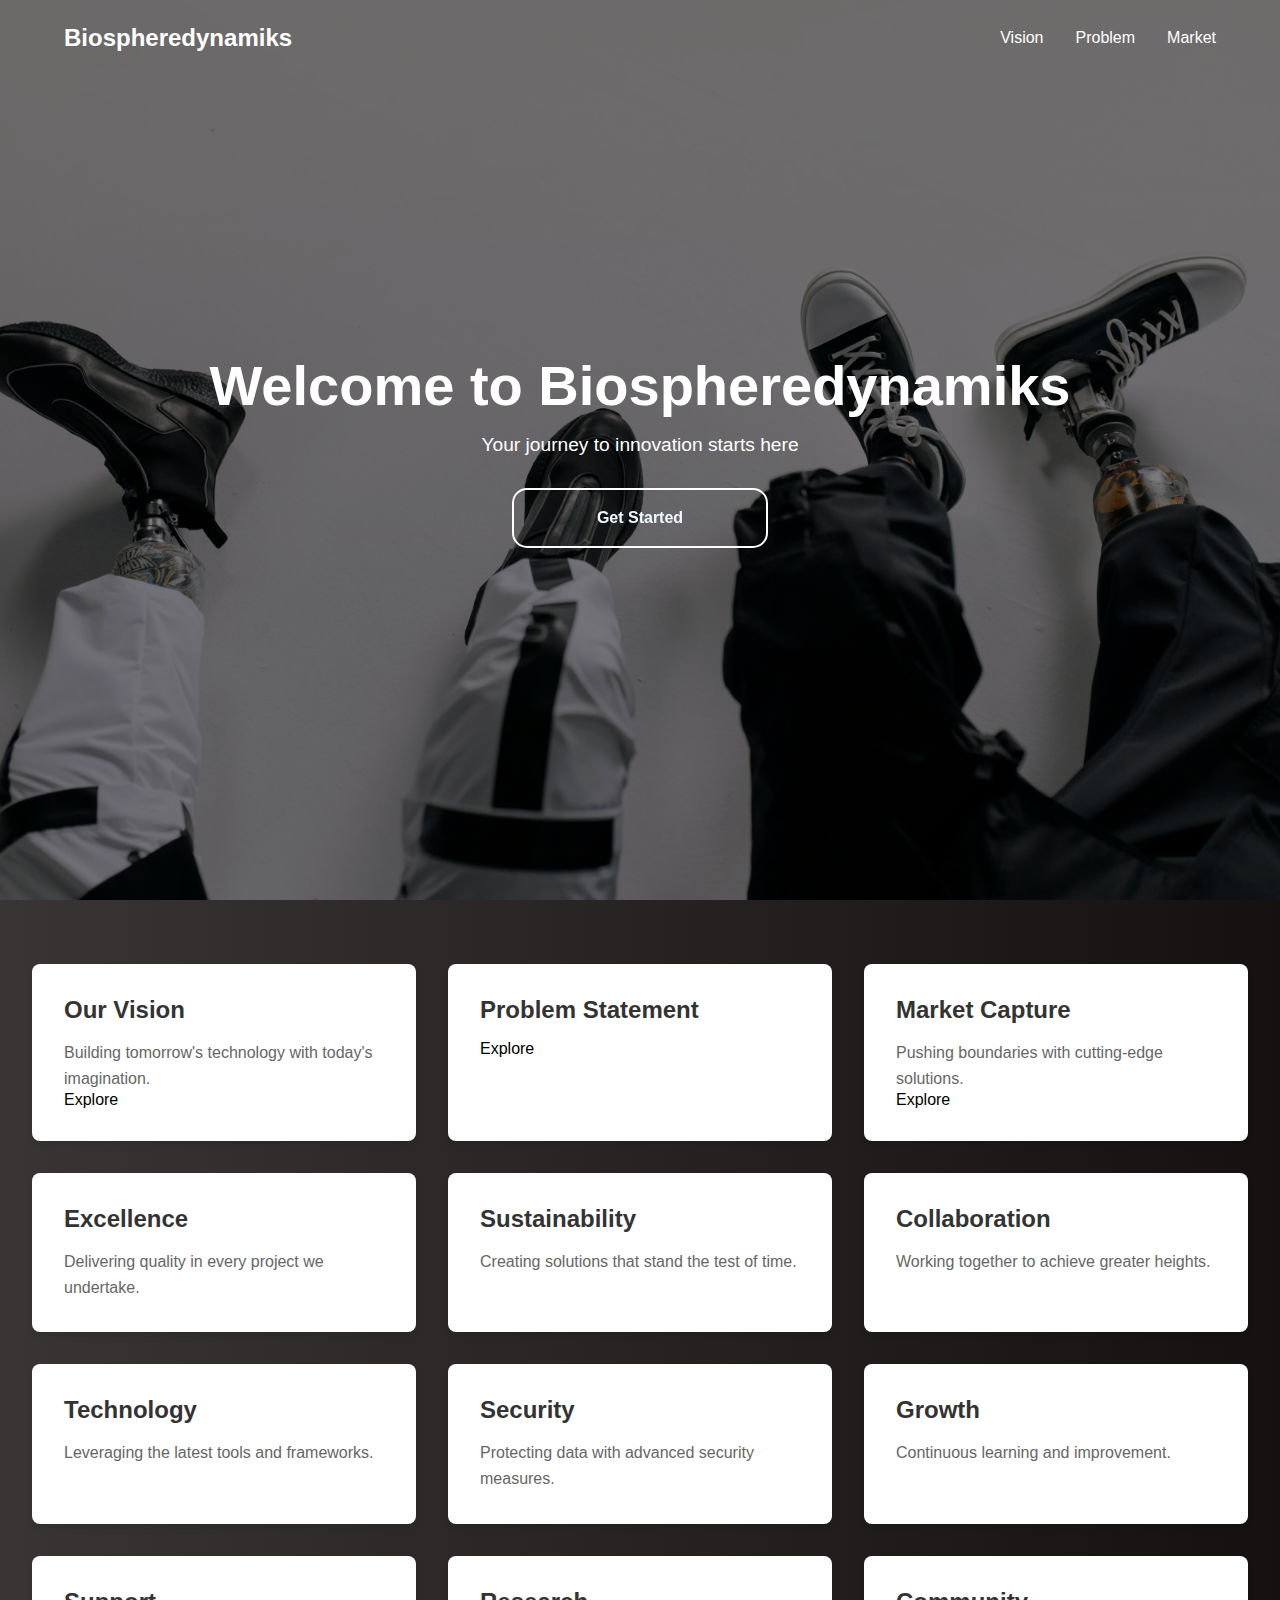
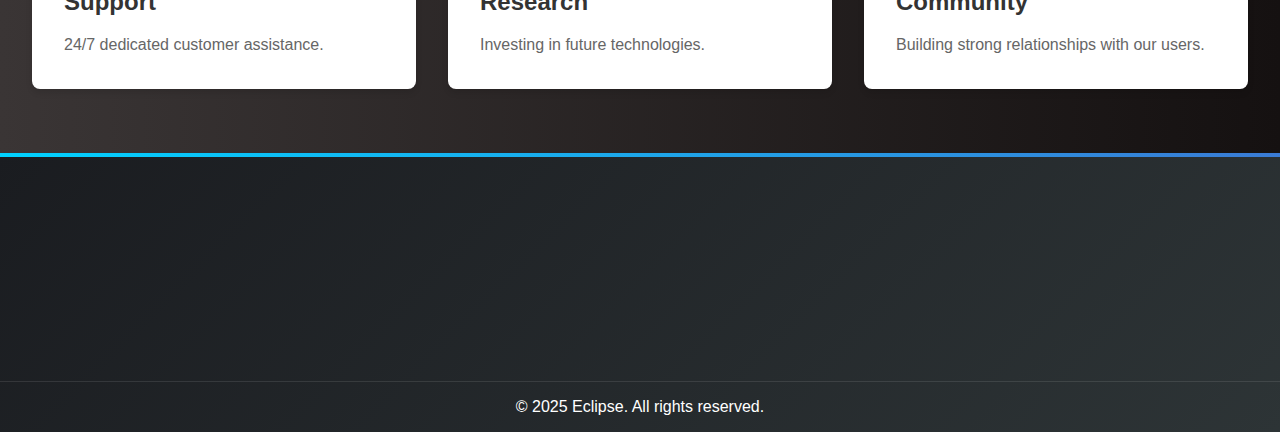
<file: index.html>
<!DOCTYPE html>
<html lang="en">
<head>
    <meta charset="UTF-8">
    <meta name="viewport" content="width=device-width, initial-scale=1.0">
    <meta name="description" content="Eclipse - Innovation starts here">
    <link rel="stylesheet" href="style.css">
    <title>Biospheredynamiks</title>
</head>
<body>
    <nav class="navbar slide-in-top">
        <div class="logo">Biospheredynamiks</div>
        <ul class="nav-links">
            <li><a href="Vision/vision.html">Vision</a></li>
            <li><a href="Problem/problem.html">Problem</a></li>
            <li><a href="Market/market.html">Market</a></li>
        </ul>
    </nav>

    <section class="hero">
        <div class="hero-content">
            <h1 class="fade-in-left">Welcome to Biospheredynamiks</h1>
            <p class="fade-in-left">Your journey to innovation starts here</p>
            <button class="button-28 bounce-in" style="width:20vw;"><a href="#info" style="text-decoration: none; color: aliceblue;">Get Started</a></button>
        </div>
    </section>

    <section class="info-section" id="info">
        <div class="info-card slide-in-left">
            <h2>Our Vision</h2>
            <p>Building tomorrow's technology with today's imagination.</p>
            <a style="text-decoration: none; color:black;" href="Vision/vision.html">Explore</a>
        </div>
        <div class="info-card slide-in-right">
            <h2>Problem Statement</h2>
            <p></p>
            <a style="text-decoration: none; color:black;" href="Problem/problem.html">Explore</a>
        </div>
        
        <div class="info-card slide-in-left">
            <h2>Market Capture</h2>
            <p>Pushing boundaries with cutting-edge solutions.</p>
            <a style="text-decoration: none; color:black;" href="market/market.html">Explore</a>
        </div>
        
        <div class="info-card slide-in-right">
            <h2>Excellence</h2>
            <p>Delivering quality in every project we undertake.</p>
        </div>
        
        <div class="info-card slide-in-left">
            <h2>Sustainability</h2>
            <p>Creating solutions that stand the test of time.</p>
        </div>
        
        <div class="info-card slide-in-right">
            <h2>Collaboration</h2>
            <p>Working together to achieve greater heights.</p>
        </div>
        
        <div class="info-card slide-in-left">
            <h2>Technology</h2>
            <p>Leveraging the latest tools and frameworks.</p>
        </div>
        
        <div class="info-card slide-in-right">
            <h2>Security</h2>
            <p>Protecting data with advanced security measures.</p>
        </div>
        
        <div class="info-card slide-in-left">
            <h2>Growth</h2>
            <p>Continuous learning and improvement.</p>
        </div>
        
        <div class="info-card slide-in-right">
            <h2>Support</h2>
            <p>24/7 dedicated customer assistance.</p>
        </div>
        
        <div class="info-card slide-in-left">
            <h2>Research</h2>
            <p>Investing in future technologies.</p>
        </div>
        
        <div class="info-card slide-in-right">
            <h2>Community</h2>
            <p>Building strong relationships with our users.</p>
        </div>
    </section>

    <footer class="footer">
        <div class="footer-content">
            <div class="footer-section fade-in-bottom">
                <h3>Eclipse</h3>
                <p>Innovation starts here</p>
                <div class="social-links">
                    <a href="#" class="social-icon">LinkedIn</a>
                    <a href="#" class="social-icon">Twitter</a>
                    <a href="#" class="social-icon">GitHub</a>
                </div>
            </div>
            
            <div class="footer-section fade-in-bottom">
                <h4>Quick Links</h4>
                <ul>
                    <li><a href="#home">Home</a></li>
                    <li><a href="#about">About</a></li>
                    <li><a href="#contact">Contact</a></li>
                </ul>
            </div>
            
            <div class="footer-section fade-in-bottom">
                <h4>Contact Us</h4>
                <p>Email: info@eclipse.com</p>
                <p>Phone: (555) 123-4567</p>
            </div>
        </div>
        <div class="footer-bottom">
            <p>&copy; 2025 Eclipse. All rights reserved.</p>
        </div>
    </footer>

    <script src="script.js"></script>
</body>
</html>
</file>
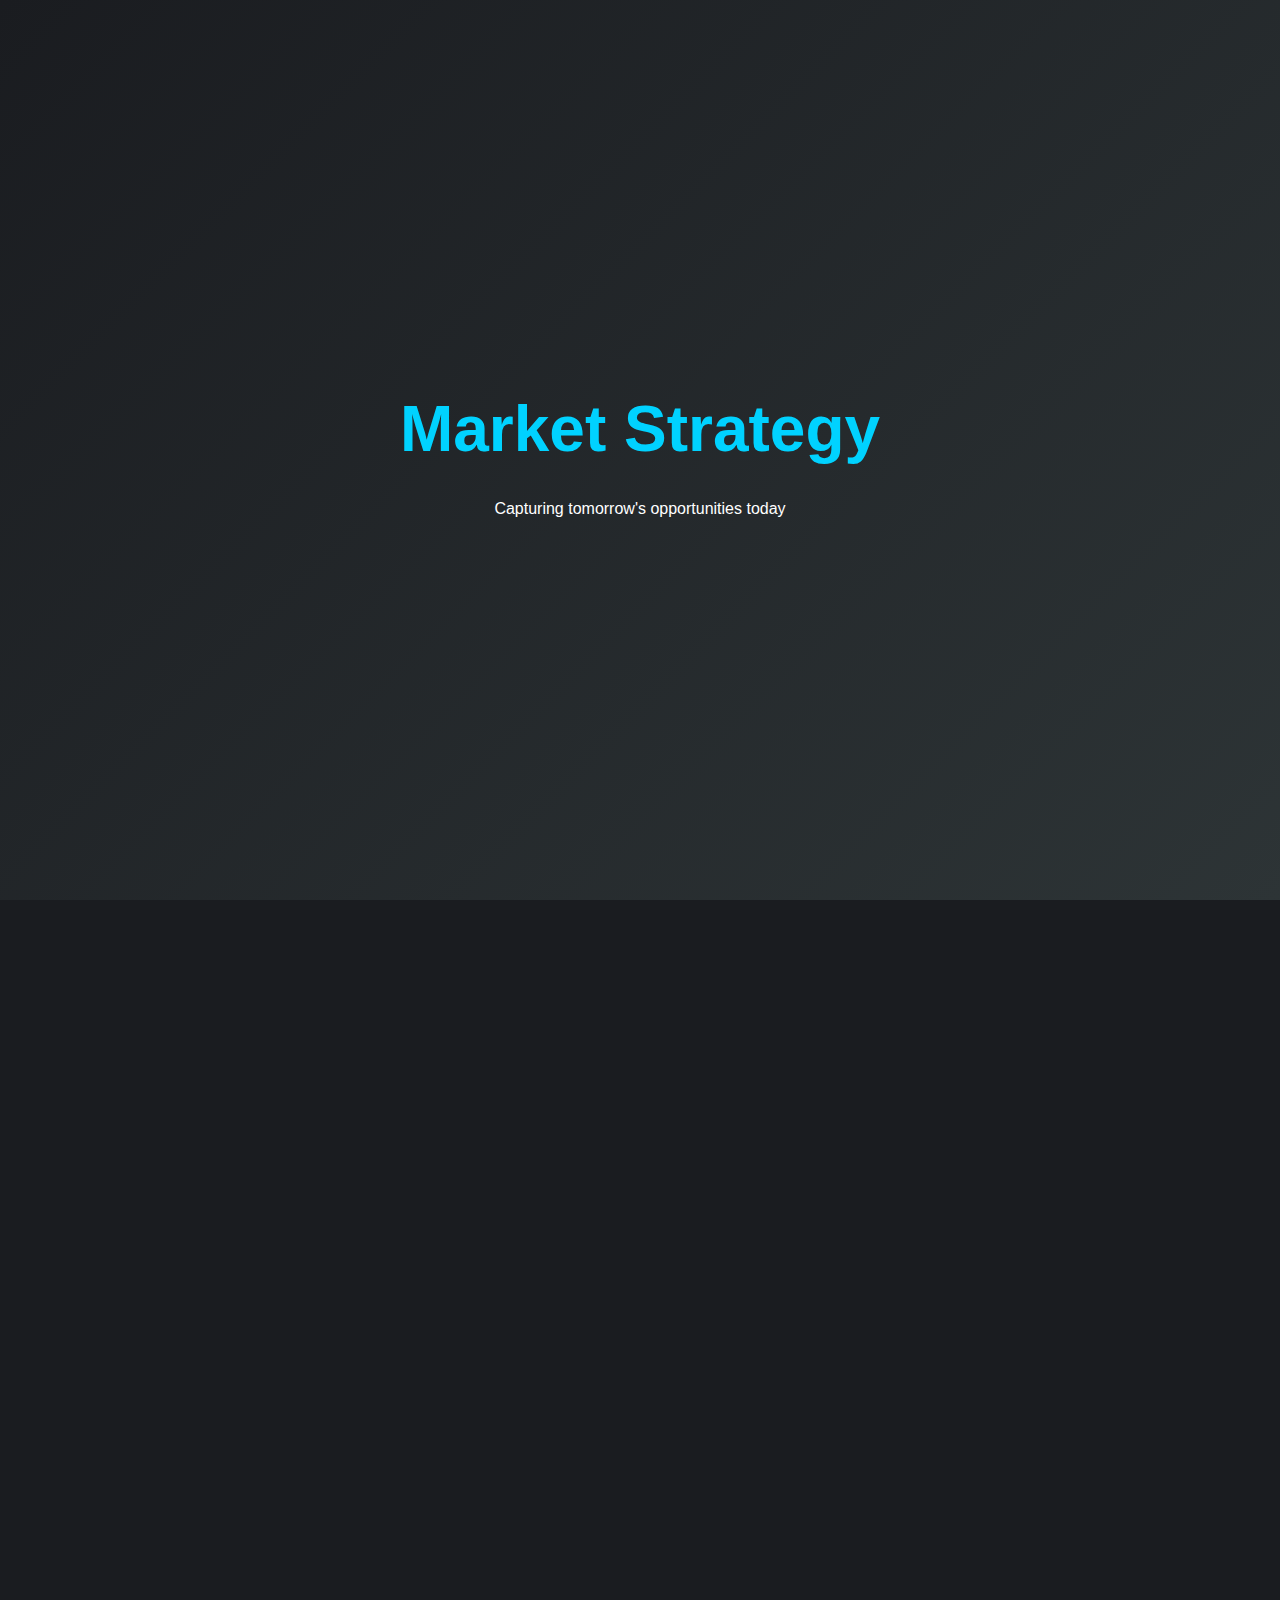
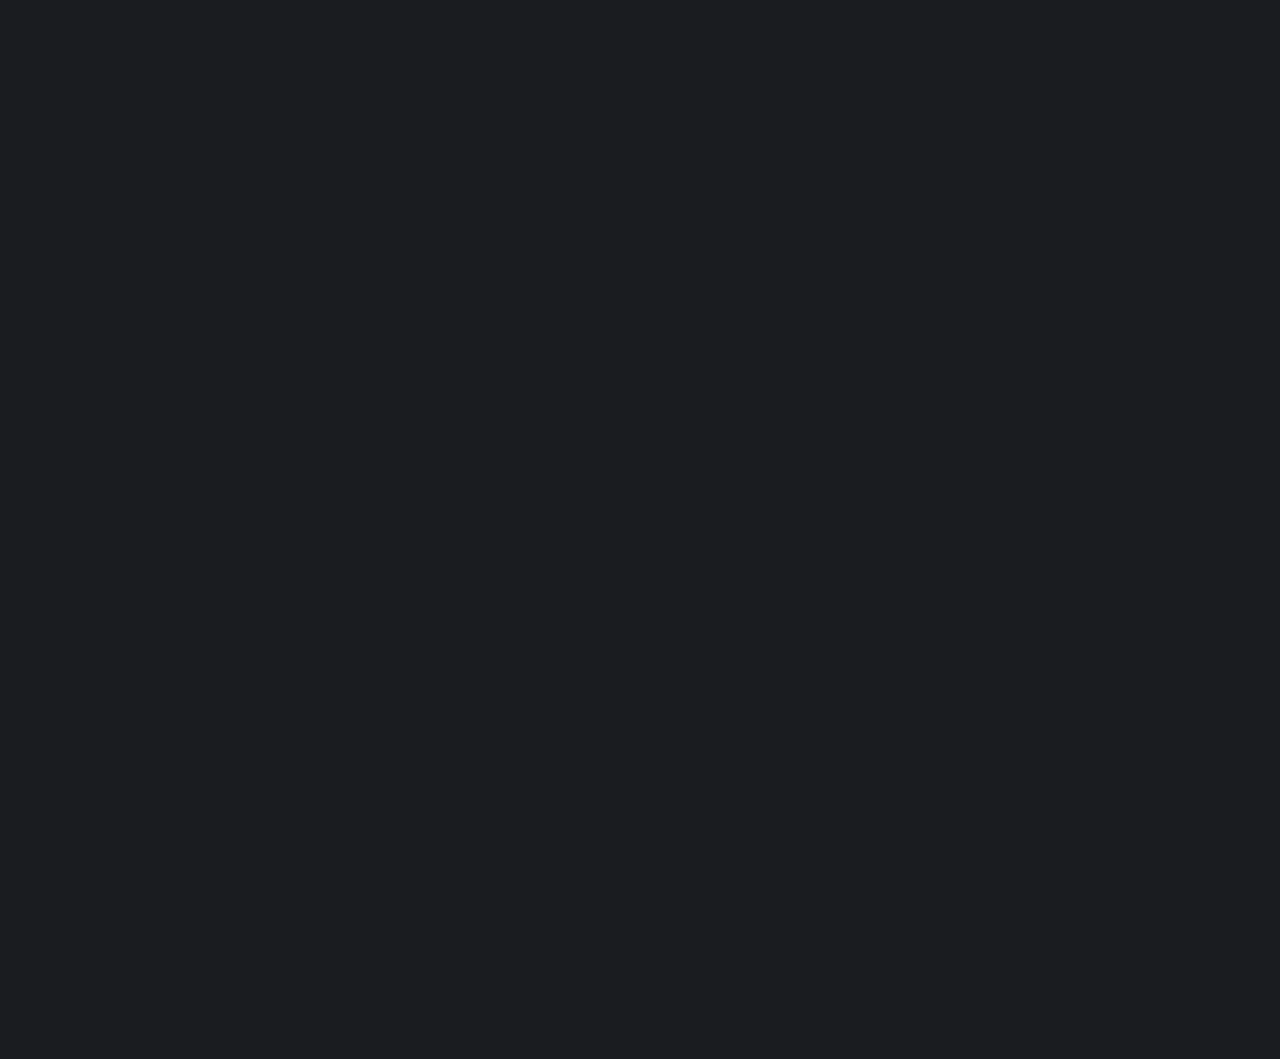
<file: market/market.html>
<!DOCTYPE html>
<html lang="en">
<head>
    <meta charset="UTF-8">
    <meta name="viewport" content="width=device-width, initial-scale=1.0">
    <meta name="description" content="Eclipse - Market Capture Strategies">
    <link rel="stylesheet" href="marketStyle.css">
    <title>Biospheredynamiks- Market Strategy</title>
</head>
<body>
    <!-- <nav class="navbar slide-in-top">
        <div class="logo"><a href="../index.html">Eclipse</a></div>
        <ul class="nav-links">
            <li><a href="../index.html">Home</a></li>
            <li><a href="../Vision/vision.html">Vision</a></li>
            <li><a href="../Problem/problem.html">Problem</a></li>
            <li><a href="#contact">Contact</a></li>
        </ul>
    </nav> -->

    <section class="hero">
        <div class="hero-content">
            <h1 class="pulse">Market Strategy</h1>
            <p class="fade-in">Capturing tomorrow's opportunities today</p>
        </div>
    </section>

    <section class="market-content">
        <div class="content-container primary-market fade-in">
            <h2 class="section-title">Primary Market <span class="subtitle">Immediate Focus</span></h2>
            
            <div class="market-segment">
                <h3>Healthcare Sector</h3>
                <div class="segment-grid">
                    <div class="segment-card">
                        <h4>Hospitals and Clinics</h4>
                        <ul>
                            <li>Advanced health monitoring solutions for in-patient care</li>
                            <li>Critical care units and rehabilitation centers</li>
                            <li>Post-surgery recovery support</li>
                            <li>Chronic disease monitoring</li>
                        </ul>
                    </div>
                    
                    <div class="segment-card">
                        <h4>Individual Patients</h4>
                        <ul>
                            <li>Chronic condition management</li>
                            <li>Rehabilitation support</li>
                            <li>Exoskeletal support for recovery</li>
                        </ul>
                    </div>
                    
                    <div class="segment-card">
                        <h4>Health-Conscious Individuals</h4>
                        <ul>
                            <li>Preventive health monitoring</li>
                            <li>Fitness and activity tracking</li>
                            <li>Personalized wellness guidance</li>
                        </ul>
                    </div>
                </div>
            </div>
        </div>

        <div class="content-container secondary-market slide-in-left">
            <h2 class="section-title">Secondary Market <span class="subtitle">Medium-Term Focus</span></h2>
            <div class="segment-grid">
                <div class="segment-card">
                    <h4>Insurance Companies</h4>
                    <ul>
                        <li>Health insurance integration</li>
                        <li>Real-time health data tracking</li>
                        <li>Risk assessment optimization</li>
                    </ul>
                </div>
                
                <div class="segment-card">
                    <h4>Telemedicine Providers</h4>
                    <ul>
                        <li>IoT device integration</li>
                        <li>Real-time health metrics</li>
                        <li>Remote consultation enhancement</li>
                    </ul>
                </div>
                
                <div class="segment-card">
                    <h4>Corporate Wellness</h4>
                    <ul>
                        <li>Employee wellness initiatives</li>
                        <li>Workplace injury prevention</li>
                        <li>Ergonomic solutions</li>
                    </ul>
                </div>
            </div>
        </div>

        <div class="content-container emerging-market slide-in-right">
            <h2 class="section-title">Emerging Market <span class="subtitle">Long-Term Focus</span></h2>
            <div class="segment-grid">
                <div class="segment-card">
                    <h4>Space Exploration</h4>
                    <ul>
                        <li>NASA and ESA partnerships</li>
                        <li>Long-duration mission support</li>
                        <li>Space-adapted wearables</li>
                    </ul>
                </div>
                
                <div class="segment-card">
                    <h4>Global Healthcare</h4>
                    <ul>
                        <li>NGO partnerships</li>
                        <li>Affordable healthcare solutions</li>
                        <li>Emergency care support</li>
                    </ul>
                </div>
                
                <div class="segment-card">
                    <h4>Aging Population Support</h4>
                    <ul>
                        <li>Independent living solutions</li>
                        <li>Mobility assistance</li>
                        <li>Chronic condition monitoring</li>
                    </ul>
                </div>
            </div>
        </div>
    <script src="marketJs.js"></script>
</body>
</html>
</file>
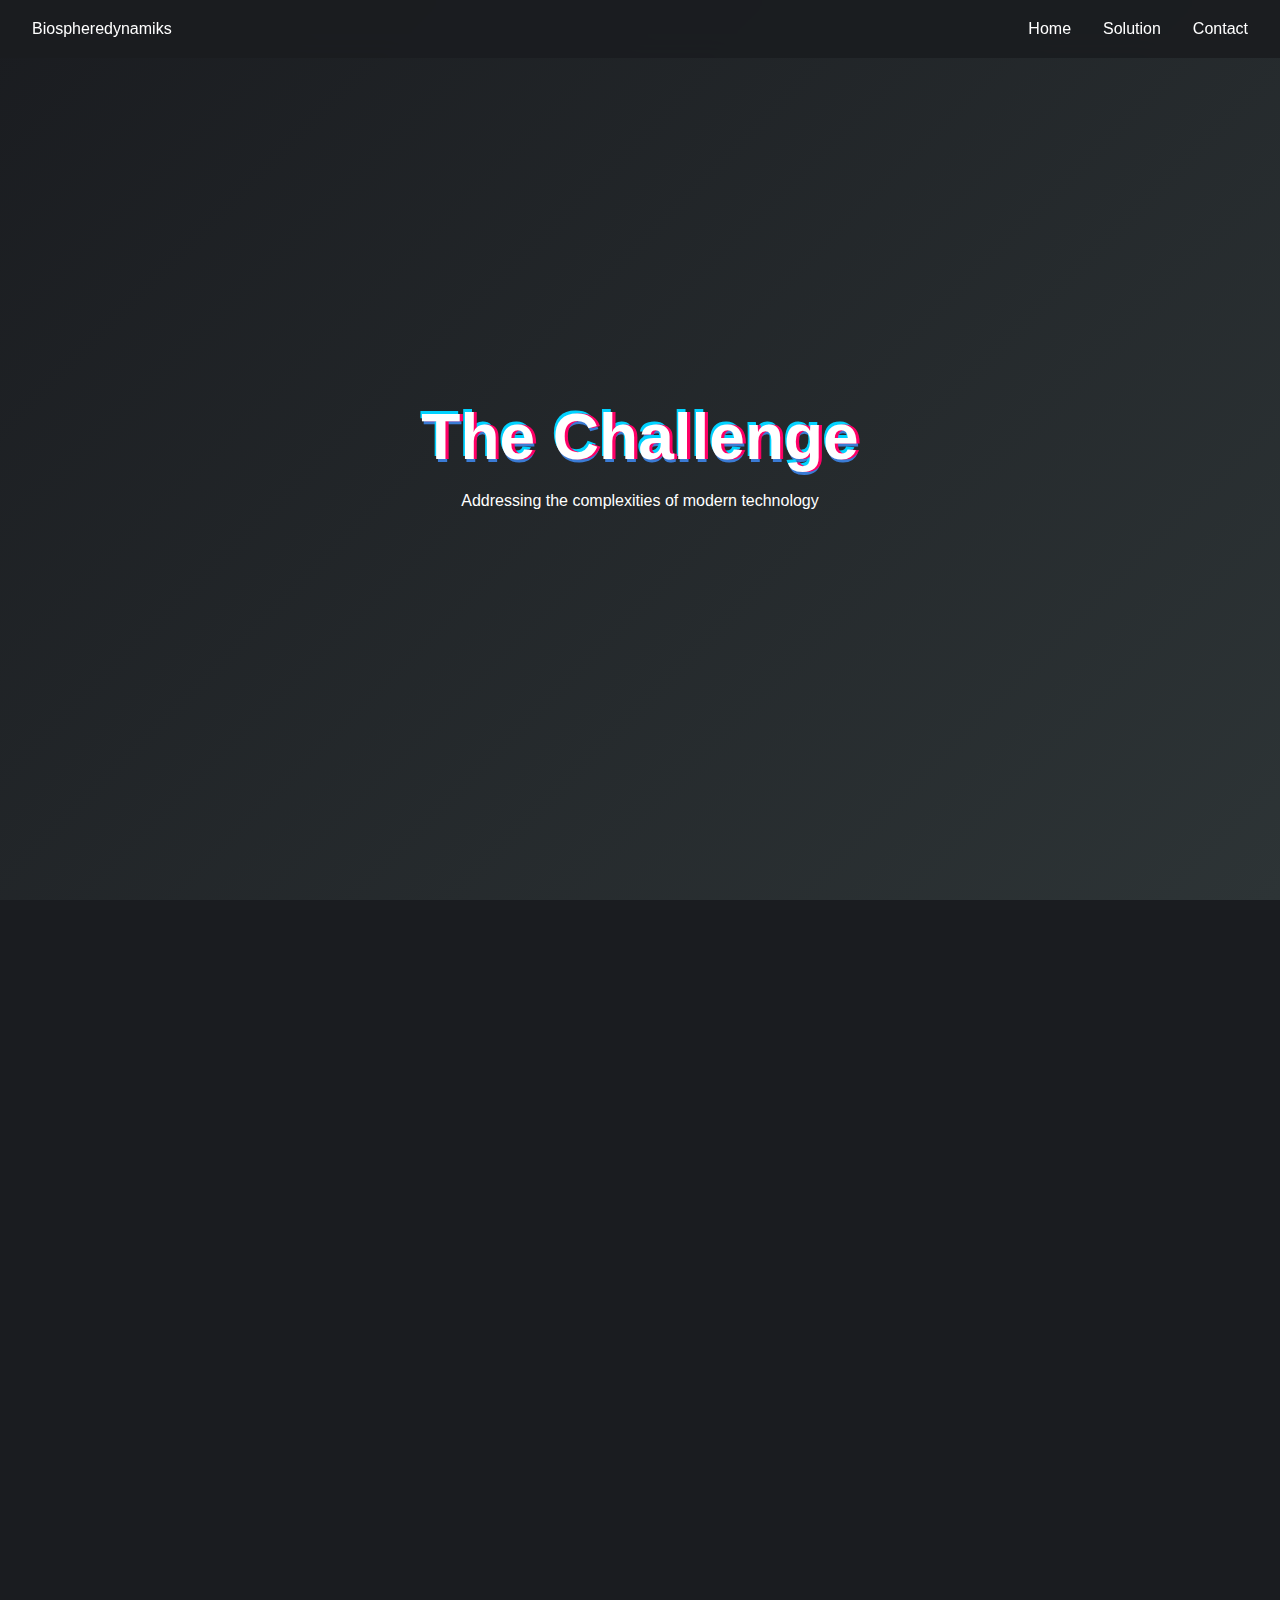
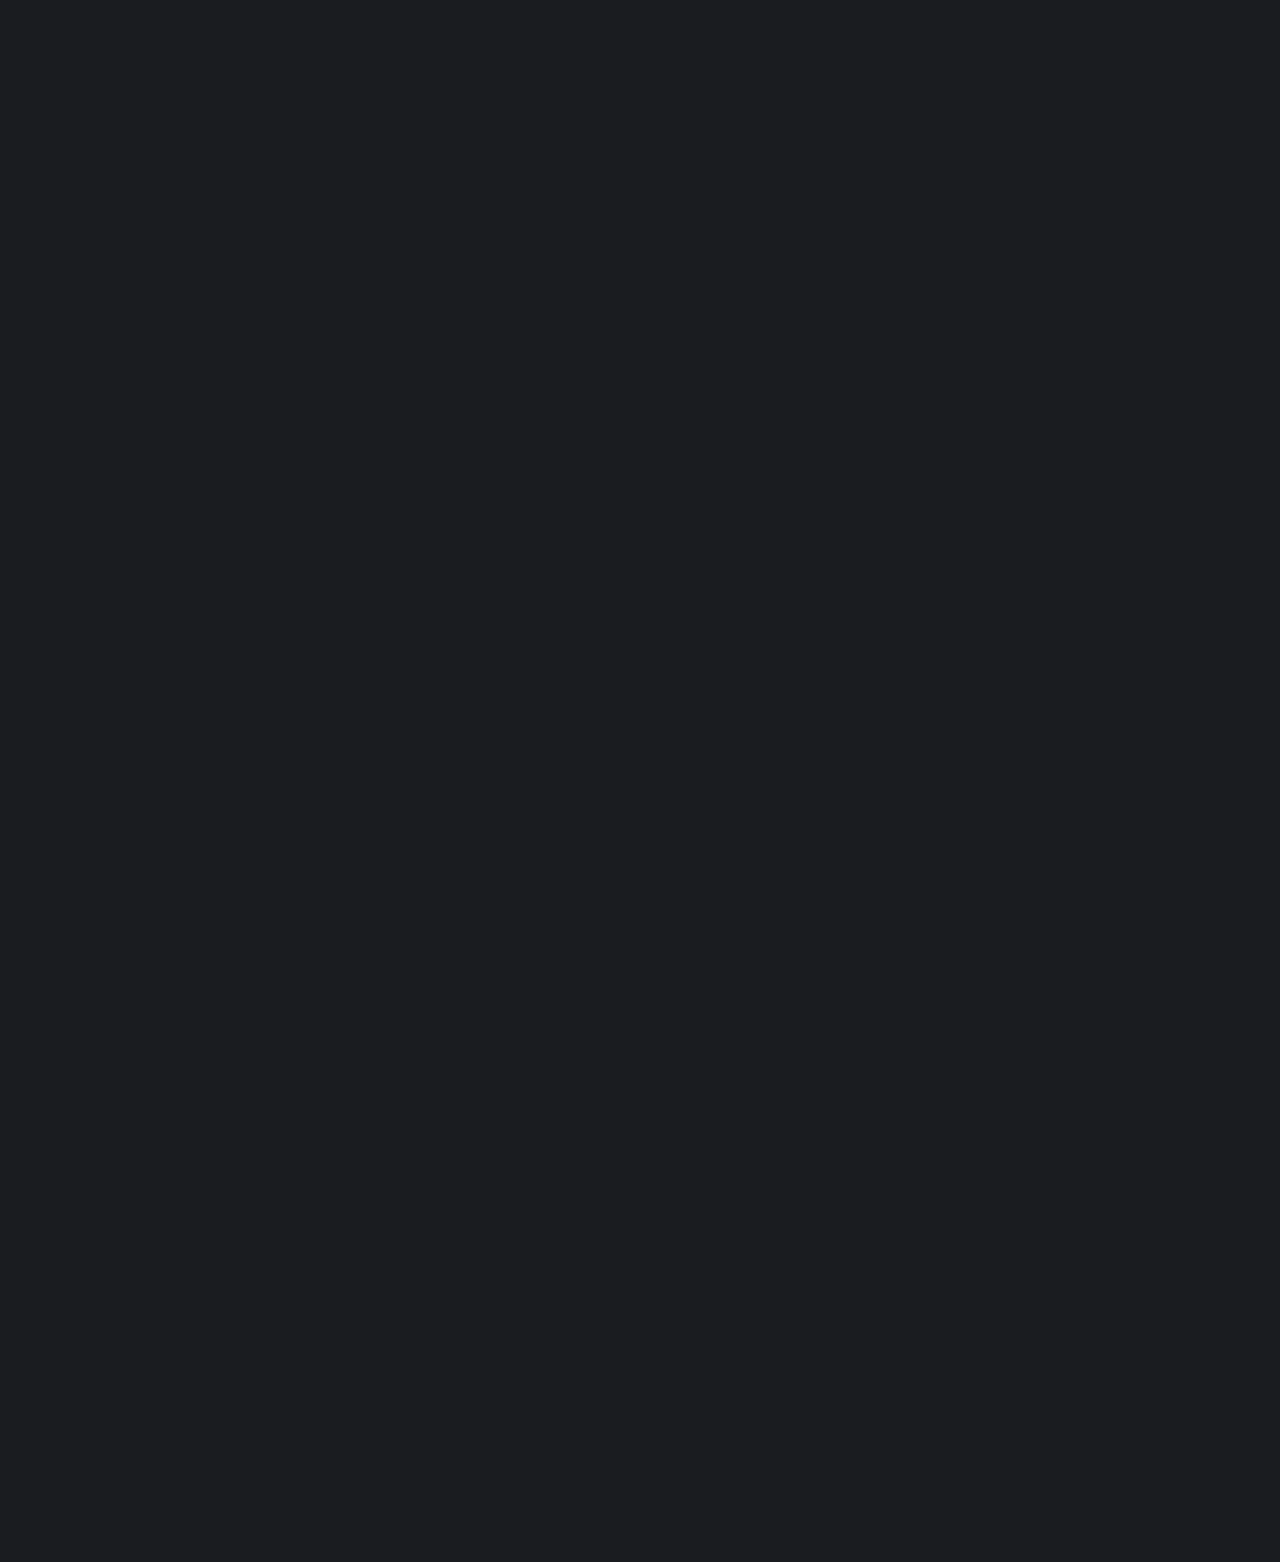
<file: Problem/problem.html>
<!DOCTYPE html>
<html lang="en">
<head>
    <meta charset="UTF-8">
    <meta name="viewport" content="width=device-width, initial-scale=1.0">
    <meta name="description" content="Eclipse - Problem Statement">
    <link rel="stylesheet" href="probStyle.css">
    <title>Biospheredynamiks - Problem Statement</title>
</head>
<body>
    <nav class="navbar slide-in-top">
        <div class="logo">Biospheredynamiks</div>
        <ul class="nav-links">
            <li><a href="../index.html">Home</a></li>
            <li><a href="#solution">Solution</a></li>
            <li><a href="#contact">Contact</a></li>
        </ul>
    </nav>

    <section class="hero">
        <div class="hero-content">
            <h1 class="glitch" data-text="The Challenge">The Challenge</h1>
            <p class="fade-in">Addressing the complexities of modern technology</p>
        </div>
    </section>

    <section class="problem-content">
        <div class="content-container fade-in">
            <h2 class="section-title">Current Healthcare Challenges</h2>
            <div class="problem-grid">
                <div class="problem-card">
                    <h3>Global Healthcare Crisis</h3>
                    <p>Global healthcare systems are struggling with rising demands due to aging populations, increasing chronic diseases, and unequal access to medical technology. WHO reports that 74% of global deaths are attributed to chronic diseases that could be mitigated through early detection and monitoring.</p>
                    <div class="stat-box">
                        <span class="stat-number">74%</span>
                        <span class="stat-label">Deaths from Chronic Diseases</span>
                    </div>
                </div>

                <div class="problem-card">
                    <h3>Monitoring Gap</h3>
                    <p>Current healthcare infrastructure lacks advanced, non-invasive health monitoring solutions for critical conditions. Existing wearables focus only on basic metrics, leaving serious conditions unmonitored.</p>
                </div>

                <div class="problem-card">
                    <h3>Healthcare Disparity</h3>
                    <p>The economic divide in healthcare access creates a significant gap between those who can afford advanced diagnostics and underserved populations lacking basic care.</p>
                </div>
            </div>
        </div>

        <div class="content-container slide-in-left">
            <h2 class="section-title">Future Challenges</h2>
            <div class="challenge-section">
                <div class="space-healthcare">
                    <h3>Space-Based Healthcare</h3>
                    <p>Traditional healthcare models are not equipped for space-based medical needs. Future space habitats require autonomous health monitoring systems for zero-gravity environments.</p>
                </div>
            </div>
        </div>

        <div class="content-container slide-in-right">
            <h2 class="section-title">Required Solutions</h2>
            <div class="solution-grid">
                <div class="solution-card">
                    <h3>Affordable Emergency Healthcare</h3>
                    <ul>
                        <li>Real-time monitoring systems</li>
                        <li>AI-powered diagnostics</li>
                        <li>Emergency support infrastructure</li>
                    </ul>
                </div>

                <div class="solution-card">
                    <h3>Real-Time Health Monitoring</h3>
                    <ul>
                        <li>Continuous health tracking</li>
                        <li>Early risk detection</li>
                        <li>Predictive analytics</li>
                    </ul>
                </div>

                <div class="solution-card">
                    <h3>Preventive Healthcare</h3>
                    <ul>
                        <li>Data-driven insights</li>
                        <li>AI-powered recommendations</li>
                        <li>Health education integration</li>
                    </ul>
                </div>
            </div>
        </div>

        <div class="content-container fade-in">
            <h2 class="section-title">Our Approach</h2>
            <div class="approach-grid">
                <div class="approach-card">
                    <h3>Accessibility</h3>
                    <p>Developing affordable, AI-powered IoT health devices for universal access to life-saving healthcare.</p>
                </div>

                <div class="approach-card">
                    <h3>Data Collection</h3>
                    <p>Implementing AI-powered predictive analytics for comprehensive health monitoring and disease tracking.</p>
                </div>

                <div class="approach-card">
                    <h3>Education</h3>
                    <p>Providing AI-generated health insights and preventive care guidance through an integrated health app.</p>
                </div>
            </div>
        </div>
    </section>

    <script src="probjs.js"></script>
</body>
</html>
</file>
<file: style.css>
:root{
    --primary-color:coral;
    --secondary-color:rgb(79, 76, 76);
    --text-color:white;
}
* {
    margin: 0;
    padding: 0;
    box-sizing: border-box;
}

body {
    font-family: 'Arial', sans-serif;
}
.img{
    width: 100%;
    height:100%;
    object-fit: cover;
}
.navbar {
    display: flex;
    justify-content: space-between;
    align-items: center;
    padding: 1.5rem 5%;
    background-color: transparent;
    position: absolute;
    width: 100%;
}
.logo {
    font-size: 1.5rem;
    font-weight: bold;
    color: white;
}

.nav-links {
    display: flex;
    list-style: none;
    gap: 2rem;
}

.nav-links a {
    color: white;
    text-decoration: none;
    font-weight: 500;
}

.nav-links a:hover {
    transform: translateY(-2px);
    transition: transform 0.3s ease;
}

.hero {
    height: 100vh;
    background: linear-gradient(rgba(0, 0, 0, 0.5), rgba(0, 0, 0, 0.5)),
                url('images/intro.webp') no-repeat center center/cover;
    display: flex;
    align-items: center;
    justify-content: center;
    text-align: center;
}

.hero-content {
    color: white;
}

.hero-content h1 {
    font-size: 3.5rem;
    margin-bottom: 1rem;
}

.hero-content p {
    font-size: 1.2rem;
    margin-bottom: 2rem;
}
/* CSS */
.button-28 {
  appearance: none;
  background-color: transparent;
  border: 2px solid white;
  border-radius: 15px;
  box-sizing: border-box;
  color:white;
  cursor: pointer;
  display: inline-block;
  font-family: Roobert,-apple-system,BlinkMacSystemFont,"Segoe UI",Helvetica,Arial,sans-serif,"Apple Color Emoji","Segoe UI Emoji","Segoe UI Symbol";
  font-size: 16px;
  font-weight: 600;
  line-height: normal;
  margin: 0;
  min-height: 60px;
  min-width: 0;
  outline: none;
  padding: 16px 24px;
  text-align: center;
  text-decoration: none;
  transition: all 300ms cubic-bezier(.23, 1, 0.32, 1);
  user-select: none;
  -webkit-user-select: none;
  touch-action: manipulation;
  width: 100%;
  will-change: transform;
}

.button-28:disabled {
  pointer-events: none;
}

.button-28:hover {
  transform: scale(1.05);
  transition: transform 0.3s ease;
  border: 2px solid #1A1A1A;
  background-color: #1A1A1A;
  box-shadow: rgba(0, 0, 0, 0.25) 0 8px 15px;
  transform: translateY(-2px);
}

.button-28:active {
  box-shadow: none;
  transform: translateY(0);
}

.info-card:hover {
    transform: translateY(-5px);
    transition: transform 0.3s ease;
    box-shadow: 0 6px 12px rgba(0, 0, 0, 0.15);
}

/* Add these animation keyframes and classes */

.slide-in-top {
    animation: slideInTop 1s ease-out;
}

.fade-in-left {
    animation: fadeInLeft 1s ease-out;
}

.fade-in-left {
    animation: fadeInLeft 1s ease-out;
}

.bounce-in {
    animation: fadeInLeft 1s ease-out;
}

.slide-in-left {
    animation: slideInLeft 1s ease-out;
}

.slide-in-right {
    animation: slideInRight 1s ease-out 0.3s;
    animation-fill-mode: backwards;
}

@keyframes slideInTop {
    from {
        transform: translateY(-100px);
        opacity: 0;
    }
    to {
        transform: translateY(0);
        opacity: 1;
    }
}

@keyframes fadeInLeft {
    from {
        transform: translateX(-100px);
        opacity: 0;
    }
    to {
        transform: translateX(0);
        opacity: 1;
    }
}

@keyframes fadeInRight {
    from {
        transform: translateX(100px);
        opacity: 0;
    }
    to {
        transform: translateX(0);
        opacity: 1;
    }
}

@keyframes bounceIn {
    0% {
        transform: scale(0.3);
        opacity: 0;
    }
    50% {
        transform: scale(1.1);
    }
    70% {
        transform: scale(0.9);
    }
    100% {
        transform: scale(1);
        opacity: 1;
    }
}

@keyframes slideInLeft {
    from {
        transform: translateX(-200px);
        opacity: 0;
    }
    to {
        transform: translateX(0);
        opacity: 1;
    }
}

@keyframes slideInRight {
    from {
        transform: translateX(200px);
        opacity: 0;
    }
    to {
        transform: translateX(0);
        opacity: 1;
    }
}

.info-section {
    display: grid;
    grid-template-columns: repeat(auto-fit, minmax(300px, 1fr));
    gap: 2rem;
    padding: 4rem 2rem;
    max-width: 100%;
    margin: 0 auto;
    background: linear-gradient(to right ,rgb(58, 53, 53), rgb(21, 17, 17));
}

.info-card {
    background: white;
    padding: 2rem;
    border-radius: 8px;
    box-shadow: 0 4px 6px rgba(0, 0, 0, 0.1);
    transition: transform 0.3s ease, box-shadow 0.3s ease;
}

.info-card:nth-child(n+3) {
    animation-delay: calc(0.2s * var(--i));
}

/* Add animation delays for the new cards */
.info-card:nth-child(3) { --i: 1; }
.info-card:nth-child(4) { --i: 2; }
.info-card:nth-child(5) { --i: 3; }
.info-card:nth-child(6) { --i: 4; }
.info-card:nth-child(7) { --i: 5; }
.info-card:nth-child(8) { --i: 6; }
.info-card:nth-child(9) { --i: 7; }
.info-card:nth-child(10) { --i: 8; }
.info-card:nth-child(11) { --i: 9; }
.info-card:nth-child(12) { --i: 10; }
.info-card:nth-child(13) { --i: 11; }

.info-card h2 {
    color: #333;
    margin-bottom: 1rem;
}

.info-card p {
    color: #666;
    line-height: 1.6;
}

.footer {
    background: linear-gradient(135deg, #1a1c20 0%, #2d3436 100%);
    color: #ffffff;
    padding: 4rem 0 1rem 0;
    position: relative;
    overflow: hidden;
}

.footer::before {
    content: '';
    position: absolute;
    top: 0;
    left: 0;
    width: 100%;
    height: 4px;
    background: linear-gradient(90deg, #00d2ff 0%, #3a7bd5 100%);
    animation: shimmer 2s infinite linear;
}

.footer-content {
    max-width: 1200px;
    margin: 0 auto;
    display: grid;
    grid-template-columns: repeat(auto-fit, minmax(250px, 1fr));
    gap: 2rem;
    padding: 0 2rem;
}

.footer-section {
    opacity: 0;
    transform: translateY(20px);
    animation: fadeInBottom 0.8s ease forwards;
}

.footer-section:nth-child(2) {
    animation-delay: 0.2s;
}

.footer-section:nth-child(3) {
    animation-delay: 0.4s;
}

.footer h3 {
    font-size: 1.8rem;
    margin-bottom: 1rem;
    color: #00d2ff;
}

.footer h4 {
    font-size: 1.2rem;
    margin-bottom: 1rem;
    color: #00d2ff;
}

.footer ul {
    list-style: none;
    padding: 0;
}

.footer ul li {
    margin-bottom: 0.5rem;
}

.footer a {
    color: #ffffff;
    text-decoration: none;
    transition: color 0.3s ease;
}

.footer a:hover {
    color: #00d2ff;
}

.social-links {
    margin-top: 1.5rem;
}

.social-icon {
    margin-right: 1rem;
    padding: 0.5rem 1rem;
    border: 1px solid #00d2ff;
    border-radius: 20px;
    transition: all 0.3s ease;
}

.social-icon:hover {
    background: #00d2ff;
    color: #1a1c20 !important;
}

.footer-bottom {
    text-align: center;
    margin-top: 3rem;
    padding-top: 1rem;
    border-top: 1px solid rgba(255, 255, 255, 0.1);
}

@keyframes fadeInBottom {
    to {
        opacity: 1;
        transform: translateY(0);
    }
}

@keyframes shimmer {
    0% {
        background-position: -1000px 0;
    }
    100% {
        background-position: 1000px 0;
    }
}

@media (max-width: 768px) {
    .footer-content {
        grid-template-columns: 1fr;
        text-align: center;
    }
    
    .social-links {
        display: flex;
        justify-content: center;
        flex-wrap: wrap;
        gap: 1rem;
    }
}
</file>
<file: market/marketStyle.css>
:root {
    --primary-color: #00d2ff;
    --secondary-color: #3a7bd5;
    --dark-color: #1a1c20;
    --light-color: #ffffff;
    --success-color: #00ff88;
}

* {
    margin: 0;
    padding: 0;
    box-sizing: border-box;
}

body {
    font-family: 'Segoe UI', Tahoma, Geneva, Verdana, sans-serif;
    background-color: var(--dark-color);
    color: var(--light-color);
    line-height: 1.6;
}

/* Navigation */
.navbar {
    position: fixed;
    width: 100%;
    padding: 1rem 2rem;
    background: rgba(26, 28, 32, 0.95);
    backdrop-filter: blur(10px);
    display: flex;
    justify-content: space-between;
    align-items: center;
    z-index: 1000;
}

/* Hero Section */
.hero {
    height: 100vh;
    display: flex;
    align-items: center;
    justify-content: center;
    text-align: center;
    background: linear-gradient(135deg, var(--dark-color) 0%, #2d3436 100%);
}

.hero h1 {
    font-size: 4rem;
    margin-bottom: 1rem;
    color: var(--primary-color);
}

/* Market Grid */
.market-grid {
    display: grid;
    grid-template-columns: repeat(auto-fit, minmax(250px, 1fr));
    gap: 2rem;
    padding: 4rem 2rem;
    max-width: 1200px;
    margin: 0 auto;
}

.market-card {
    background: rgba(255, 255, 255, 0.05);
    padding: 2rem;
    border-radius: 10px;
    text-align: center;
    transition: transform 0.3s ease;
}

.market-card:hover {
    transform: translateY(-10px);
}

.market-icon {
    font-size: 3rem;
    margin-bottom: 1rem;
}

.market-stats {
    margin-top: 1rem;
    font-size: 2rem;
    color: var(--success-color);
}

.market-content {
    max-width: 1200px;
    margin: 0 auto;
    padding: 4rem 2rem;
}

.content-container {
    background: rgba(255, 255, 255, 0.05);
    border-radius: 15px;
    padding: 3rem;
    margin-bottom: 3rem;
    box-shadow: 0 4px 6px rgba(0, 0, 0, 0.1);
}

.section-title {
    font-size: 2.5rem;
    margin-bottom: 2rem;
    color: var(--primary-color);
    text-align: center;
}

.subtitle {
    font-size: 1rem;
    opacity: 0.8;
    display: block;
    margin-top: 0.5rem;
}

.segment-grid {
    display: grid;
    grid-template-columns: repeat(auto-fit, minmax(300px, 1fr));
    gap: 2rem;
    margin-top: 2rem;
}

.segment-card {
    background: rgba(0, 210, 255, 0.05);
    padding: 2rem;
    border-radius: 10px;
    transition: transform 0.3s ease;
}

.segment-card:hover {
    transform: translateY(-5px);
}

.segment-card h4 {
    color: var(--primary-color);
    margin-bottom: 1rem;
    font-size: 1.25rem;
}

.segment-card ul {
    list-style: none;
    padding: 0;
}

.segment-card ul li {
    margin-bottom: 0.5rem;
    padding-left: 1.5rem;
    position: relative;
}

.segment-card ul li::before {
    content: '→';
    position: absolute;
    left: 0;
    color: var(--primary-color);
}

.vision-statement {
    text-align: center;
    background: linear-gradient(135deg, rgba(0, 210, 255, 0.1), rgba(58, 123, 213, 0.1));
}

.vision-statement p {
    font-size: 1.5rem;
    line-height: 1.8;
    max-width: 800px;
    margin: 0 auto;
}

/* Strategy Timeline */
.strategy-timeline {
    max-width: 800px;
    margin: 0 auto;
    padding: 4rem 2rem;
}

.timeline-item {
    position: relative;
    padding: 2rem 0;
}

.timeline-item::before {
    content: '';
    position: absolute;
    left: 50%;
    top: 0;
    height: 100%;
    width: 2px;
    background: var(--primary-color);
    transform: translateX(-50%);
}

.timeline-content {
    background: rgba(255, 255, 255, 0.05);
    padding: 2rem;
    border-radius: 10px;
    margin: 0 3rem;
}

/* Metrics Section */
.metrics-container {
    display: grid;
    grid-template-columns: repeat(auto-fit, minmax(200px, 1fr));
    gap: 2rem;
    padding: 4rem 2rem;
    max-width: 1200px;
    margin: 0 auto;
}

.metric-card {
    background: rgba(255, 255, 255, 0.05);
    padding: 2rem;
    border-radius: 10px;
    text-align: center;
}

.metric-value {
    font-size: 3rem;
    color: var(--primary-color);
    margin-bottom: 1rem;
}

/* Animations */
@keyframes pulse {
    0% { transform: scale(1); }
    50% { transform: scale(1.05); }
    100% { transform: scale(1); }
}

.pulse {
    animation: pulse 2s infinite;
}

.fade-in {
    opacity: 0;
    transform: translateY(20px);
    transition: opacity 0.6s ease, transform 0.6s ease;
}

.slide-in-left {
    opacity: 0;
    transform: translateX(-100px);
    transition: opacity 0.6s ease, transform 0.6s ease;
}

.slide-in-right {
    opacity: 0;
    transform: translateX(100px);
    transition: opacity 0.6s ease, transform 0.6s ease;
}

.fade-in-bottom {
    opacity: 0;
    transform: translateY(20px);
    transition: opacity 0.6s ease, transform 0.6s ease;
}

@media (max-width: 768px) {
    .section-title {
        font-size: 2rem;
    }
    
    .content-container {
        padding: 2rem;
    }
    
    .segment-grid {
        grid-template-columns: 1fr;
    }
    
    .vision-statement p {
        font-size: 1.2rem;
    }
}
</file>
<file: Problem/probStyle.css>
:root {
    --primary-color: #00d2ff;
    --secondary-color: #3a7bd5;
    --dark-color: #1a1c20;
    --light-color: #ffffff;
    --accent-color: #ff0066;
}

* {
    margin: 0;
    padding: 0;
    box-sizing: border-box;
}

body {
    font-family: 'Segoe UI', Tahoma, Geneva, Verdana, sans-serif;
    background-color: var(--dark-color);
    color: var(--light-color);
    line-height: 1.6;
}

.navbar {
    position: fixed;
    width: 100%;
    padding: 1rem 2rem;
    background: rgba(26, 28, 32, 0.95);
    backdrop-filter: blur(10px);
    display: flex;
    justify-content: space-between;
    align-items: center;
    z-index: 1000;
}

.nav-links {
    display: flex;
    list-style: none;
    gap: 2rem;
}

.nav-links a {
    color: var(--light-color);
    text-decoration: none;
    transition: color 0.3s ease;
}

.hero {
    height: 100vh;
    display: flex;
    align-items: center;
    justify-content: center;
    text-align: center;
    background: linear-gradient(135deg, var(--dark-color) 0%, #2d3436 100%);
}

.glitch {
    font-size: 4rem;
    position: relative;
    text-shadow: 0.05em 0 0 var(--accent-color), -0.025em -0.05em 0 var(--primary-color),
                 0.025em 0.05em 0 var(--secondary-color);
    animation: glitch 1s infinite;
}

.problem-grid {
    display: grid;
    grid-template-columns: repeat(auto-fit, minmax(300px, 1fr));
    gap: 2rem;
    padding: 4rem 2rem;
}

.problem-card {
    background: rgba(0, 210, 255, 0.05);
    padding: 2rem;
    border-radius: 10px;
    position: relative;
    overflow: hidden;
    transition: transform 0.3s ease;
}

.problem-card:hover {
    transform: translateY(-5px);
}

.number {
    position: absolute;
    top: 1rem;
    right: 1rem;
    font-size: 3rem;
    opacity: 0.2;
    font-weight: bold;
    color: var(--primary-color);
}

.stats-section {
    padding: 4rem 2rem;
    background: linear-gradient(135deg, #2d3436 0%, #1a1c20 100%);
}

.stats-container {
    display: grid;
    grid-template-columns: repeat(auto-fit, minmax(200px, 1fr));
    gap: 2rem;
    max-width: 1200px;
    margin: 0 auto;
}

.stat-card {
    text-align: center;
    padding: 2rem;
}

.stat-card h3 {
    font-size: 3rem;
    color: var(--primary-color);
}

.solution-preview {
    padding: 4rem 2rem;
}

.solution-steps {
    display: grid;
    grid-template-columns: repeat(auto-fit, minmax(200px, 1fr));
    gap: 2rem;
    max-width: 1200px;
    margin: 0 auto;
}

.step {
    text-align: center;
    padding: 2rem;
    background: rgba(255, 255, 255, 0.05);
    border-radius: 10px;
}

.step-number {
    width: 40px;
    height: 40px;
    background: var(--primary-color);
    border-radius: 50%;
    display: flex;
    align-items: center;
    justify-content: center;
    margin: 0 auto 1rem;
}

.footer {
    text-align: center;
    padding: 2rem;
    background: rgba(255, 255, 255, 0.05);
}

.problem-content {
    max-width: 1200px;
    margin: 0 auto;
    padding: 4rem 2rem;
}

.content-container {
    background: rgba(255, 255, 255, 0.05);
    border-radius: 15px;
    padding: 3rem;
    margin-bottom: 3rem;
    box-shadow: 0 4px 6px rgba(0, 0, 0, 0.1);
}

.section-title {
    font-size: 2.5rem;
    margin-bottom: 2rem;
    background: linear-gradient(90deg, var(--primary-color), var(--secondary-color));
    -webkit-background-clip: text;
    -webkit-text-fill-color: transparent;
    text-align: center;
}

.problem-grid, .solution-grid, .approach-grid {
    display: grid;
    grid-template-columns: repeat(auto-fit, minmax(300px, 1fr));
    gap: 2rem;
}

.problem-card, .solution-card, .approach-card {
    background: rgba(0, 210, 255, 0.05);
    padding: 2rem;
    border-radius: 10px;
    transition: transform 0.3s ease;
}

.problem-card:hover, .solution-card:hover, .approach-card:hover {
    transform: translateY(-5px);
}

.stat-box {
    background: linear-gradient(135deg, var(--primary-color), var(--secondary-color));
    padding: 1.5rem;
    border-radius: 8px;
    margin-top: 1rem;
    text-align: center;
}

.stat-number {
    font-size: 2.5rem;
    font-weight: bold;
    display: block;
}

.stat-label {
    font-size: 0.9rem;
    opacity: 0.9;
}

.solution-card ul {
    list-style: none;
    padding: 0;
}

.solution-card ul li {
    margin-bottom: 0.8rem;
    padding-left: 1.5rem;
    position: relative;
}

.solution-card ul li::before {
    content: '→';
    position: absolute;
    left: 0;
    color: var(--primary-color);
}

@media (max-width: 768px) {
    .section-title {
        font-size: 2rem;
    }
    
    .content-container {
        padding: 2rem;
    }
    
    .problem-grid, .solution-grid, .approach-grid {
        grid-template-columns: 1fr;
    }
}

/* Animations */
@keyframes glitch {
    0% { text-shadow: 0.05em 0 0 var(--accent-color), -0.025em -0.05em 0 var(--primary-color),
                     0.025em 0.05em 0 var(--secondary-color); }
    14% { text-shadow: 0.05em 0 0 var(--accent-color), -0.025em -0.05em 0 var(--primary-color),
                     0.025em 0.05em 0 var(--secondary-color); }
    15% { text-shadow: -0.05em -0.025em 0 var(--accent-color), 0.025em 0.025em 0 var(--primary-color),
                     -0.05em -0.05em 0 var(--secondary-color); }
    49% { text-shadow: -0.05em -0.025em 0 var(--accent-color), 0.025em 0.025em 0 var(--primary-color),
                     -0.05em -0.05em 0 var(--secondary-color); }
    50% { text-shadow: 0.025em 0.05em 0 var(--accent-color), 0.05em 0 0 var(--primary-color),
                     0 -0.05em 0 var(--secondary-color); }
    99% { text-shadow: 0.025em 0.05em 0 var(--accent-color), 0.05em 0 0 var(--primary-color),
                     0 -0.05em 0 var(--secondary-color); }
    100% { text-shadow: -0.025em 0 0 var(--accent-color), -0.025em -0.025em 0 var(--primary-color),
                     -0.025em -0.05em 0 var(--secondary-color); }
}

/* Add the animation classes from the previous example */
.fade-in, .slide-in-left, .slide-in-right, .fade-in-bottom {
    opacity: 0;
    transform: translateY(20px);
    transition: opacity 0.6s ease, transform 0.6s ease;
}

.slide-in-left { transform: translateX(-100px); }
.slide-in-right { transform: translateX(100px); }
</file>
